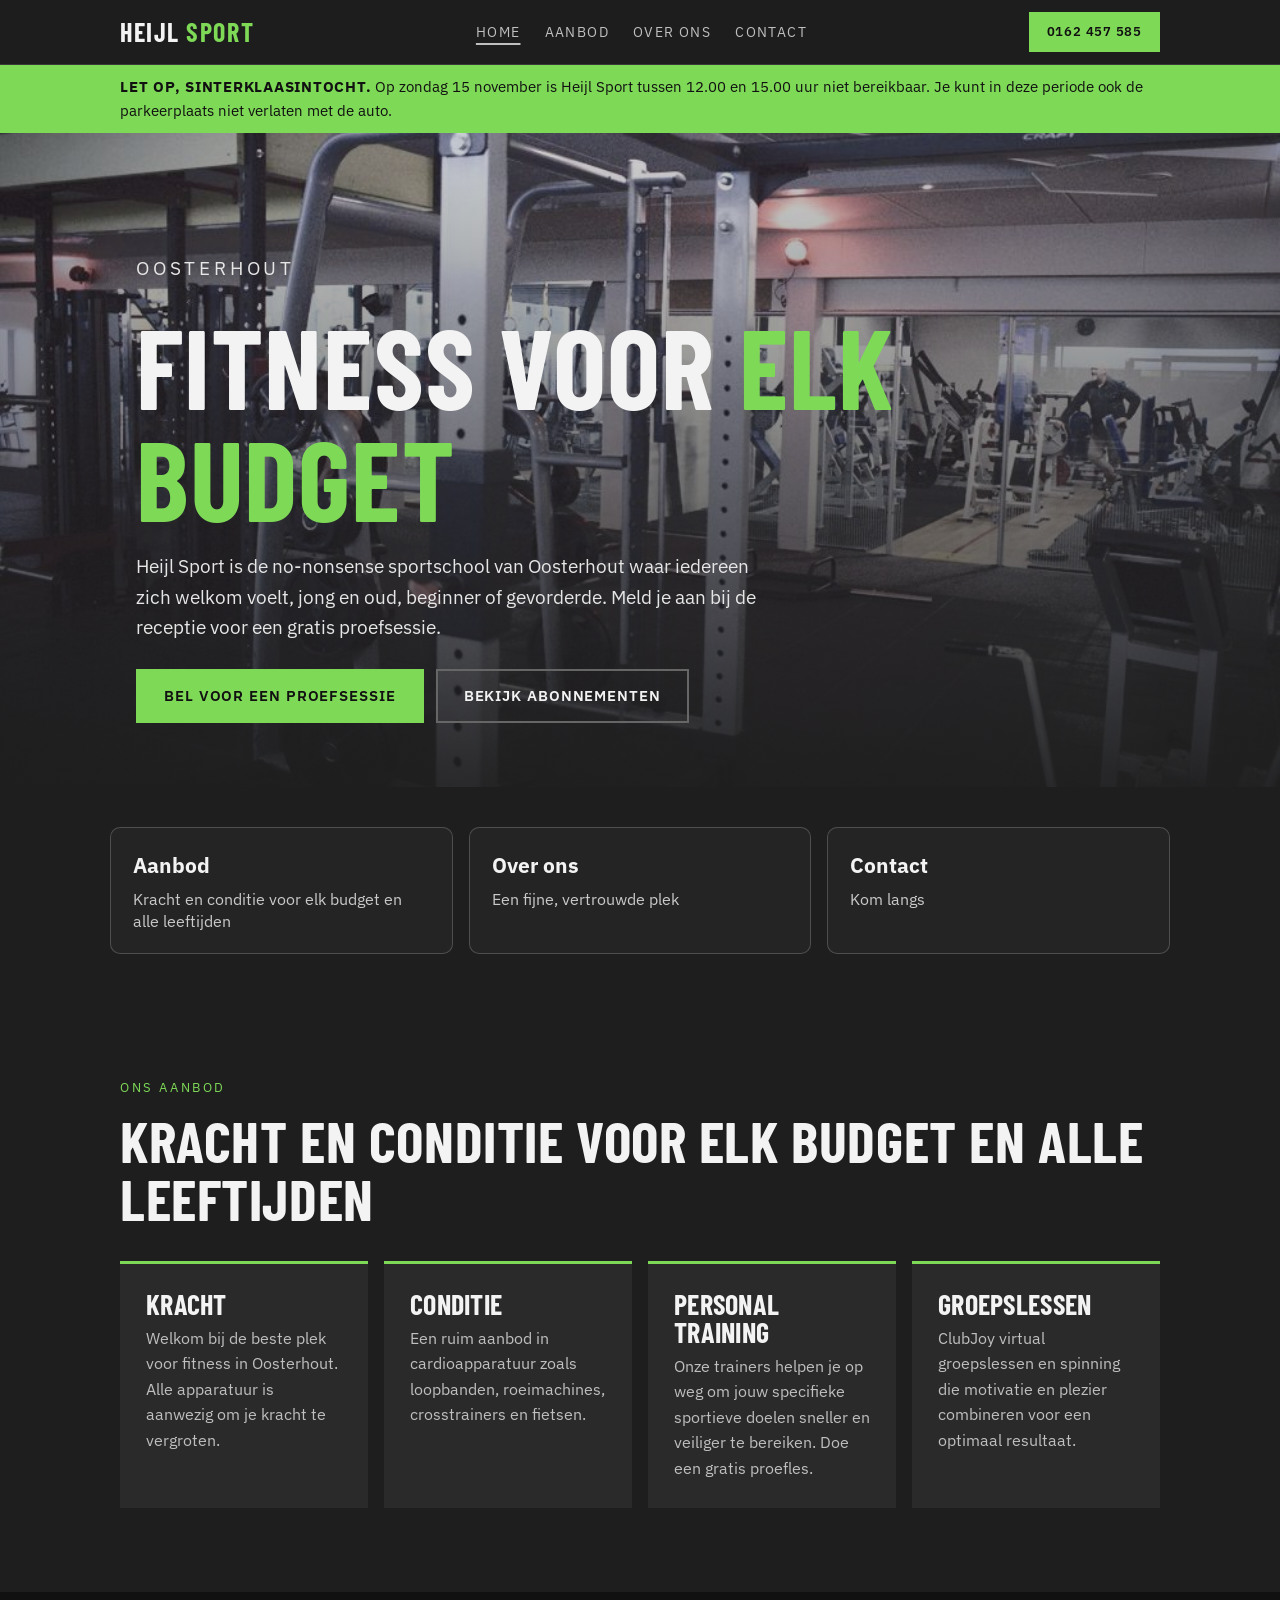
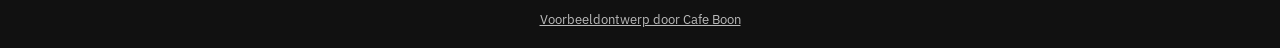
<file: index.html>
<!doctype html>
<html lang="nl">
<head>
<meta charset="utf-8">
<meta name="viewport" content="width=device-width,initial-scale=1">
<title>Heijl Sport Oosterhout | Fitness voor elk budget</title>
<meta name="description" content="Heijl Sport is de no-nonsense sportschool van Oosterhout. Al 40 jaar fitness voor elk budget en alle leeftijden. Bekijk abonnementen, openingstijden en meld je aan voor een gratis proefsessie.">
<meta name="robots" content="noindex">
<link rel="icon" type="image/svg+xml" href="images/favicon.svg">
<meta property="og:title" content="Heijl Sport Oosterhout">
<meta property="og:description" content="Al 40 jaar fitness voor elk budget.">
<meta property="og:image" content="https://heijlsport.cafeboon.com/images/gym.jpg">
<meta property="og:type" content="website">
<link rel="preconnect" href="https://fonts.googleapis.com"><link rel="preconnect" href="https://fonts.gstatic.com" crossorigin>
<link href="https://fonts.googleapis.com/css2?family=Barlow+Condensed:wght@700&family=IBM+Plex+Sans:wght@400;600&display=swap" rel="stylesheet">
<link rel="stylesheet" href="style.css">
</head>
<body>
<header><div class="wrap">
<a class="logo" href="index.html">HEIJL <b>SPORT</b></a>
<nav><a aria-current="page" href="index.html">Home</a><a href="aanbod.html">Aanbod</a><a href="over.html">Over ons</a><a href="contact.html">Contact</a></nav>
<a class="btn" href="tel:0162457585" style="padding:8px 16px;font-size:13px">0162 457 585</a>
</div></header>
<div aria-label="Pagina's" class="sn-bar" role="navigation"><a aria-current="page" class="sn-link" href="index.html">Home</a><a class="sn-link" href="aanbod.html">Aanbod</a><a class="sn-link" href="over.html">Over ons</a><a class="sn-link" href="contact.html">Contact</a></div>
<div class="alert"><div class="wrap"><b>Let op, Sinterklaasintocht.</b> Op zondag 15 november is Heijl Sport tussen 12.00 en 15.00 uur niet bereikbaar. Je kunt in deze periode ook de parkeerplaats niet verlaten met de auto.</div></div>
<div class="hero"><div class="wrap">
<p class="k">Oosterhout</p>
<h1>Fitness voor <em>elk budget</em></h1>
<p>Heijl Sport is de no-nonsense sportschool van Oosterhout waar iedereen zich welkom voelt, jong en oud, beginner of gevorderde. Meld je aan bij de receptie voor een gratis proefsessie.</p>
<div class="cta"><a class="btn" href="tel:0162457585">Bel voor een proefsessie</a><a class="btn o" href="aanbod.html#abonnementen">Bekijk abonnementen</a></div>
</div></div>
<div class="sn-cards"><a class="sn-card" href="aanbod.html"><strong>Aanbod</strong><span>Kracht en conditie voor elk budget en alle leeftijden</span></a><a class="sn-card" href="over.html"><strong>Over ons</strong><span>Een fijne, vertrouwde plek</span></a><a class="sn-card" href="contact.html"><strong>Contact</strong><span>Kom langs</span></a></div>
<section><div class="wrap">
<p class="k">Ons aanbod</p>
<h2>Kracht en conditie voor elk budget en alle leeftijden</h2>
<div class="cards">
<div class="card"><h3>Kracht</h3><p>Welkom bij de beste plek voor fitness in Oosterhout. Alle apparatuur is aanwezig om je kracht te vergroten.</p></div>
<div class="card"><h3>Conditie</h3><p>Een ruim aanbod in cardioapparatuur zoals loopbanden, roeimachines, crosstrainers en fietsen.</p></div>
<div class="card"><h3>Personal training</h3><p>Onze trainers helpen je op weg om jouw specifieke sportieve doelen sneller en veiliger te bereiken. Doe een gratis proefles.</p></div>
<div class="card"><h3>Groepslessen</h3><p>ClubJoy virtual groepslessen en spinning die motivatie en plezier combineren voor een optimaal resultaat.</p></div>
</div></div></section>
<footer><a href="https://cafeboon.com" rel="noopener" target="_blank">Voorbeeldontwerp door Cafe Boon</a></footer>
<div class="callbar"><a href="tel:0162457585">Bel ons</a><a href="https://www.google.com/maps/dir/?api=1&amp;destination=Wilhelminalaan+117+4905+AV+Oosterhout">Route</a></div>
<script>try{var d=new Date().getDay(),r=document.querySelector('#hours tr[data-d="'+d+'"]');if(r)r.className='today';}catch(e){}</script>
</body></html>
</file>
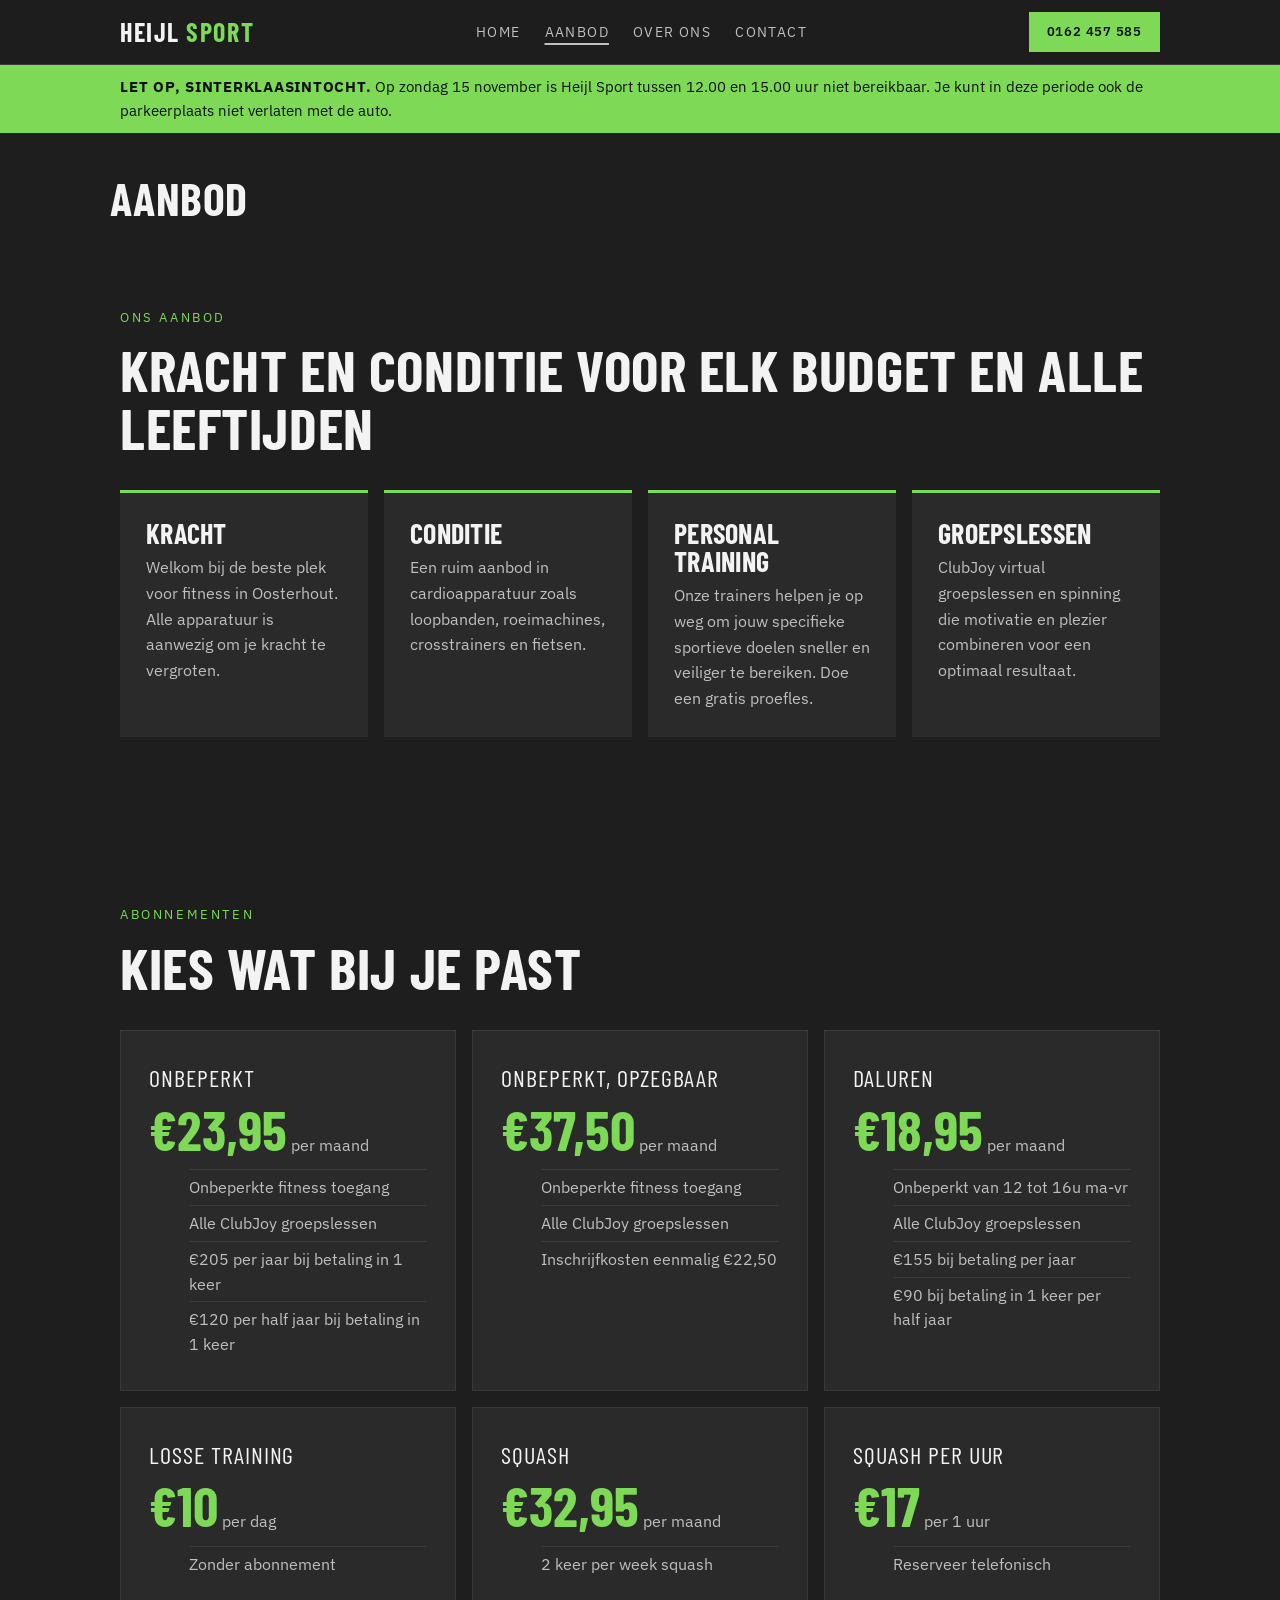
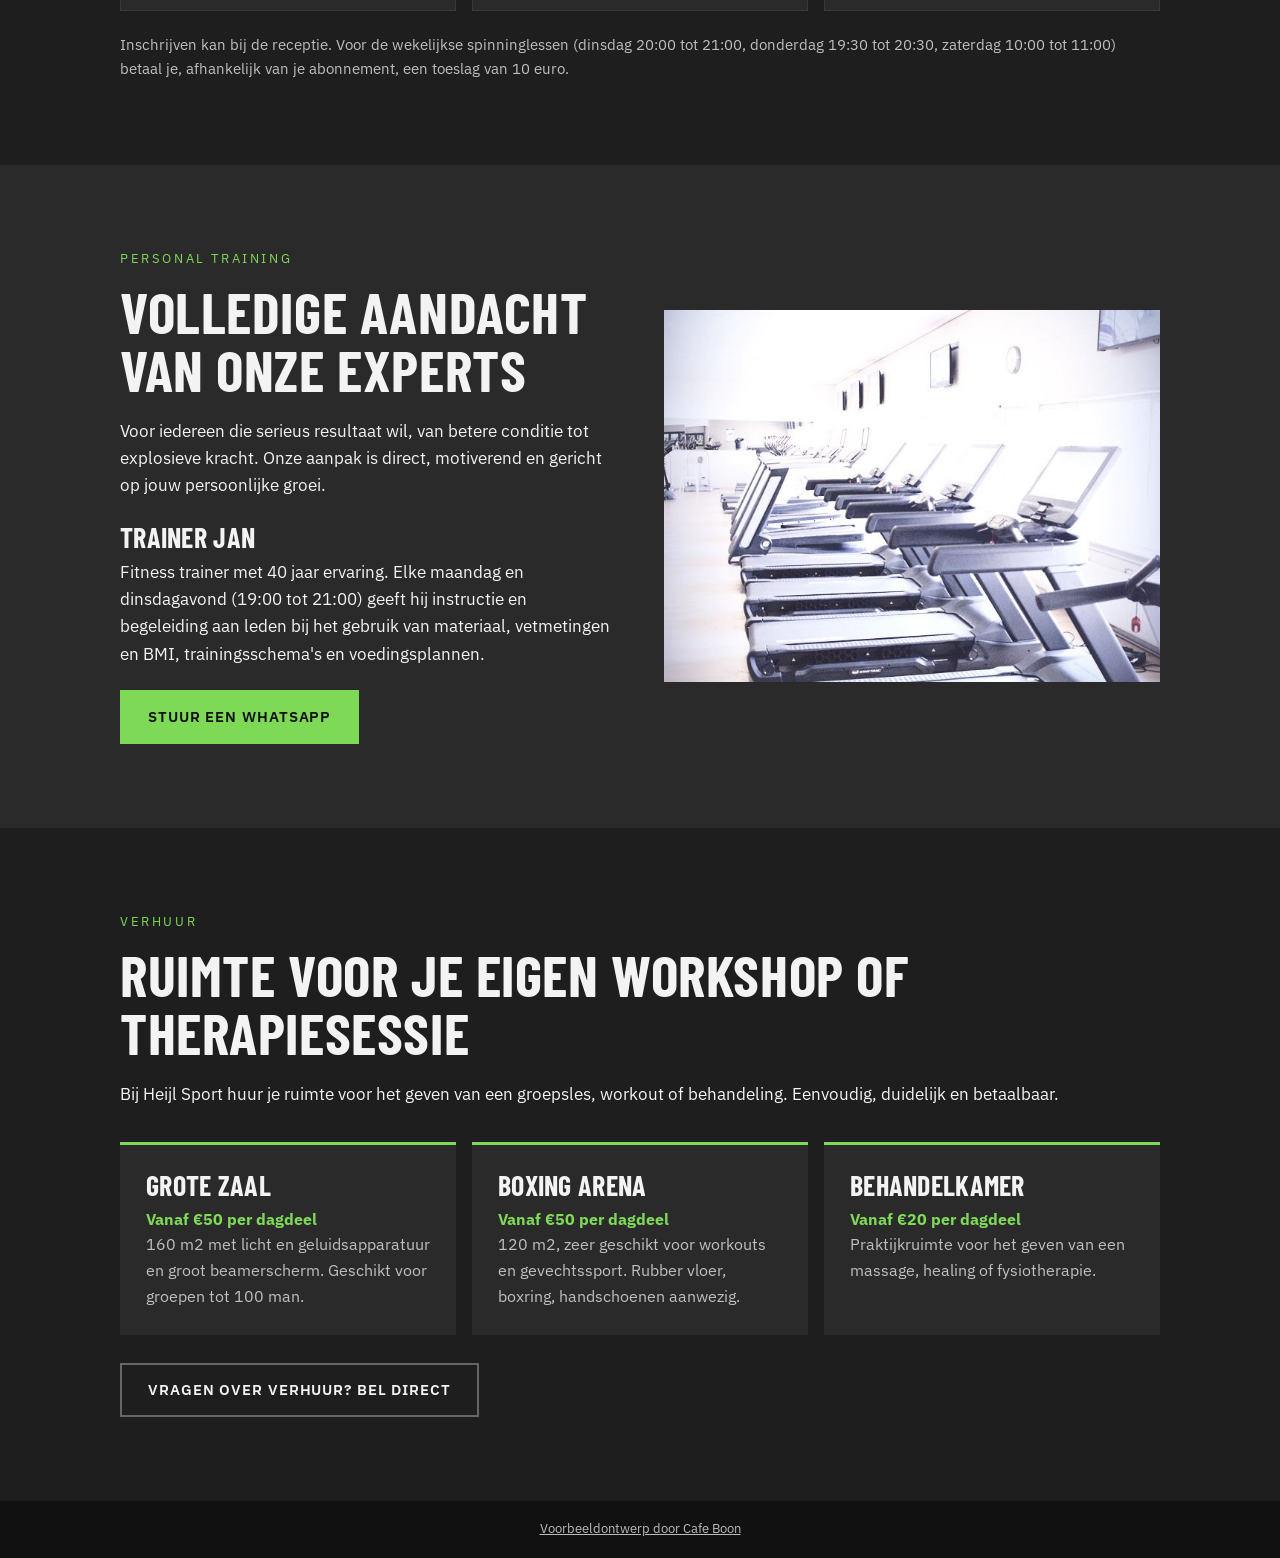
<file: aanbod.html>
<!doctype html>
<html lang="nl">
<head>
<meta charset="utf-8">
<meta name="viewport" content="width=device-width,initial-scale=1">
<title>Aanbod | Heijl Sport Oosterhout</title>
<meta name="description" content="Heijl Sport is de no-nonsense sportschool van Oosterhout. Al 40 jaar fitness voor elk budget en alle leeftijden. Bekijk abonnementen, openingstijden en meld je aan voor een gratis proefsessie.">
<meta name="robots" content="noindex">
<link rel="icon" type="image/svg+xml" href="images/favicon.svg">
<meta property="og:title" content="Heijl Sport Oosterhout">
<meta property="og:description" content="Al 40 jaar fitness voor elk budget.">
<meta property="og:image" content="https://heijlsport.cafeboon.com/images/gym.jpg">
<meta property="og:type" content="website">
<link rel="preconnect" href="https://fonts.googleapis.com"><link rel="preconnect" href="https://fonts.gstatic.com" crossorigin>
<link href="https://fonts.googleapis.com/css2?family=Barlow+Condensed:wght@700&family=IBM+Plex+Sans:wght@400;600&display=swap" rel="stylesheet">
<link rel="stylesheet" href="style.css">
</head>
<body>
<header><div class="wrap">
<a class="logo" href="index.html">HEIJL <b>SPORT</b></a>
<nav><a href="index.html">Home</a><a aria-current="page" href="aanbod.html">Aanbod</a><a href="over.html">Over ons</a><a href="contact.html">Contact</a></nav>
<a class="btn" href="tel:0162457585" style="padding:8px 16px;font-size:13px">0162 457 585</a>
</div></header>
<div aria-label="Pagina's" class="sn-bar" role="navigation"><a class="sn-link" href="index.html">Home</a><a aria-current="page" class="sn-link" href="aanbod.html">Aanbod</a><a class="sn-link" href="over.html">Over ons</a><a class="sn-link" href="contact.html">Contact</a></div>
<div class="alert"><div class="wrap"><b>Let op, Sinterklaasintocht.</b> Op zondag 15 november is Heijl Sport tussen 12.00 en 15.00 uur niet bereikbaar. Je kunt in deze periode ook de parkeerplaats niet verlaten met de auto.</div></div>
<div class="sn-head"><h1>Aanbod</h1></div>
<section id="aanbod"><div class="wrap">
<p class="k">Ons aanbod</p>
<h2>Kracht en conditie voor elk budget en alle leeftijden</h2>
<div class="cards">
<div class="card"><h3>Kracht</h3><p>Welkom bij de beste plek voor fitness in Oosterhout. Alle apparatuur is aanwezig om je kracht te vergroten.</p></div>
<div class="card"><h3>Conditie</h3><p>Een ruim aanbod in cardioapparatuur zoals loopbanden, roeimachines, crosstrainers en fietsen.</p></div>
<div class="card"><h3>Personal training</h3><p>Onze trainers helpen je op weg om jouw specifieke sportieve doelen sneller en veiliger te bereiken. Doe een gratis proefles.</p></div>
<div class="card"><h3>Groepslessen</h3><p>ClubJoy virtual groepslessen en spinning die motivatie en plezier combineren voor een optimaal resultaat.</p></div>
</div></div></section>
<section id="abonnementen"><div class="wrap">
<p class="k">Abonnementen</p>
<h2>Kies wat bij je past</h2>
<div class="plans">
<div class="plan"><span class="n">Onbeperkt</span><span class="pr">€23,95<small> per maand</small></span><ul><li>Onbeperkte fitness toegang</li><li>Alle ClubJoy groepslessen</li><li>€205 per jaar bij betaling in 1 keer</li><li>€120 per half jaar bij betaling in 1 keer</li></ul></div>
<div class="plan"><span class="n">Onbeperkt, opzegbaar</span><span class="pr">€37,50<small> per maand</small></span><ul><li>Onbeperkte fitness toegang</li><li>Alle ClubJoy groepslessen</li><li>Inschrijfkosten eenmalig €22,50</li></ul></div>
<div class="plan"><span class="n">Daluren</span><span class="pr">€18,95<small> per maand</small></span><ul><li>Onbeperkt van 12 tot 16u ma-vr</li><li>Alle ClubJoy groepslessen</li><li>€155 bij betaling per jaar</li><li>€90 bij betaling in 1 keer per half jaar</li></ul></div>
<div class="plan"><span class="n">Losse training</span><span class="pr">€10<small> per dag</small></span><ul><li>Zonder abonnement</li></ul></div>
<div class="plan"><span class="n">Squash</span><span class="pr">€32,95<small> per maand</small></span><ul><li>2 keer per week squash</li></ul></div>
<div class="plan"><span class="n">Squash per uur</span><span class="pr">€17<small> per 1 uur</small></span><ul><li>Reserveer telefonisch</li></ul></div>
</div>
<p class="fine">Inschrijven kan bij de receptie. Voor de wekelijkse spinninglessen (dinsdag 20:00 tot 21:00, donderdag 19:30 tot 20:30, zaterdag 10:00 tot 11:00) betaal je, afhankelijk van je abonnement, een toeslag van 10 euro.</p>
</div></section>
<section class="alt"><div class="wrap split">
<div>
<p class="k">Personal training</p>
<h2>Volledige aandacht van onze experts</h2>
<p>Voor iedereen die serieus resultaat wil, van betere conditie tot explosieve kracht. Onze aanpak is direct, motiverend en gericht op jouw persoonlijke groei.</p>
<h3 style="margin-top:24px">Trainer Jan</h3>
<p>Fitness trainer met 40 jaar ervaring. Elke maandag en dinsdagavond (19:00 tot 21:00) geeft hij instructie en begeleiding aan leden bij het gebruik van materiaal, vetmetingen en BMI, trainingsschema's en voedingsplannen.</p>
<div class="cta" style="margin-top:22px"><a class="btn" href="https://api.whatsapp.com/send?phone=31650869866" rel="noopener" target="_blank">Stuur een WhatsApp</a></div>
</div>
<img alt="Cardioapparatuur bij Heijl Sport" loading="lazy" src="images/cardio.jpg"/>
</div></section>
<section id="verhuur"><div class="wrap">
<p class="k">Verhuur</p>
<h2>Ruimte voor je eigen workshop of therapiesessie</h2>
<p>Bij Heijl Sport huur je ruimte voor het geven van een groepsles, workout of behandeling. Eenvoudig, duidelijk en betaalbaar.</p>
<div class="cards" style="grid-template-columns:repeat(3,1fr)">
<div class="card"><h3>Grote zaal</h3><p><b style="color:var(--g)">Vanaf €50 per dagdeel</b><br/>160 m2 met licht en geluidsapparatuur en groot beamerscherm. Geschikt voor groepen tot 100 man.</p></div>
<div class="card"><h3>Boxing arena</h3><p><b style="color:var(--g)">Vanaf €50 per dagdeel</b><br/>120 m2, zeer geschikt voor workouts en gevechtssport. Rubber vloer, boxring, handschoenen aanwezig.</p></div>
<div class="card"><h3>Behandelkamer</h3><p><b style="color:var(--g)">Vanaf €20 per dagdeel</b><br/>Praktijkruimte voor het geven van een massage, healing of fysiotherapie.</p></div>
</div>
<div class="cta" style="margin-top:28px"><a class="btn o" href="tel:0162457585">Vragen over verhuur? Bel direct</a></div>
</div></section>
<footer><a href="https://cafeboon.com" rel="noopener" target="_blank">Voorbeeldontwerp door Cafe Boon</a></footer>
<div class="callbar"><a href="tel:0162457585">Bel ons</a><a href="https://www.google.com/maps/dir/?api=1&amp;destination=Wilhelminalaan+117+4905+AV+Oosterhout">Route</a></div>
<script>try{var d=new Date().getDay(),r=document.querySelector('#hours tr[data-d="'+d+'"]');if(r)r.className='today';}catch(e){}</script>
</body></html>
</file>
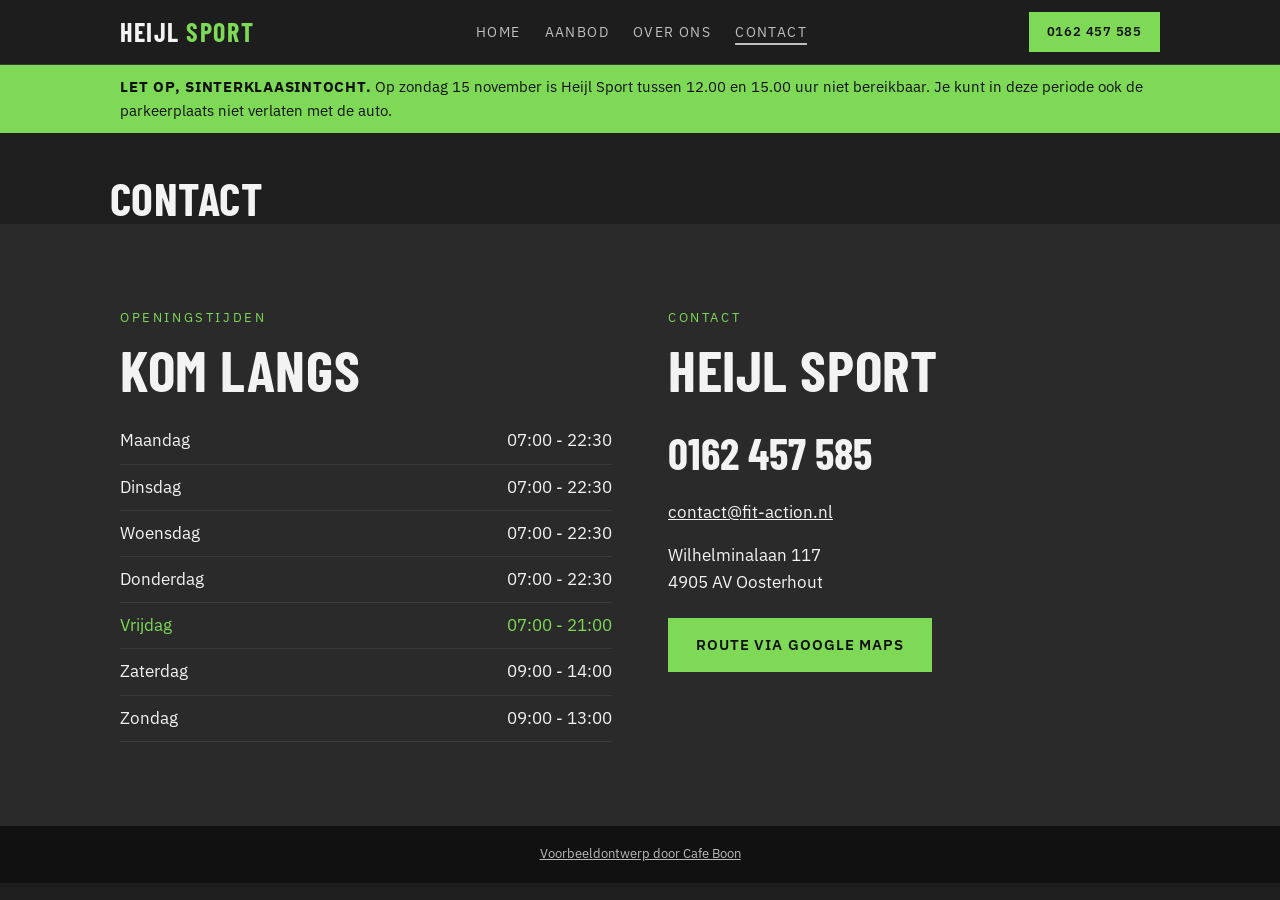
<file: contact.html>
<!doctype html>
<html lang="nl">
<head>
<meta charset="utf-8">
<meta name="viewport" content="width=device-width,initial-scale=1">
<title>Contact | Heijl Sport Oosterhout</title>
<meta name="description" content="Heijl Sport is de no-nonsense sportschool van Oosterhout. Al 40 jaar fitness voor elk budget en alle leeftijden. Bekijk abonnementen, openingstijden en meld je aan voor een gratis proefsessie.">
<meta name="robots" content="noindex">
<link rel="icon" type="image/svg+xml" href="images/favicon.svg">
<meta property="og:title" content="Heijl Sport Oosterhout">
<meta property="og:description" content="Al 40 jaar fitness voor elk budget.">
<meta property="og:image" content="https://heijlsport.cafeboon.com/images/gym.jpg">
<meta property="og:type" content="website">
<link rel="preconnect" href="https://fonts.googleapis.com"><link rel="preconnect" href="https://fonts.gstatic.com" crossorigin>
<link href="https://fonts.googleapis.com/css2?family=Barlow+Condensed:wght@700&family=IBM+Plex+Sans:wght@400;600&display=swap" rel="stylesheet">
<link rel="stylesheet" href="style.css">
</head>
<body>
<header><div class="wrap">
<a class="logo" href="index.html">HEIJL <b>SPORT</b></a>
<nav><a href="index.html">Home</a><a href="aanbod.html">Aanbod</a><a href="over.html">Over ons</a><a aria-current="page" href="contact.html">Contact</a></nav>
<a class="btn" href="tel:0162457585" style="padding:8px 16px;font-size:13px">0162 457 585</a>
</div></header>
<div aria-label="Pagina's" class="sn-bar" role="navigation"><a class="sn-link" href="index.html">Home</a><a class="sn-link" href="aanbod.html">Aanbod</a><a class="sn-link" href="over.html">Over ons</a><a aria-current="page" class="sn-link" href="contact.html">Contact</a></div>
<div class="alert"><div class="wrap"><b>Let op, Sinterklaasintocht.</b> Op zondag 15 november is Heijl Sport tussen 12.00 en 15.00 uur niet bereikbaar. Je kunt in deze periode ook de parkeerplaats niet verlaten met de auto.</div></div>
<div class="sn-head"><h1>Contact</h1></div>
<section class="alt" id="contact"><div class="wrap cgrid">
<div>
<p class="k">Openingstijden</p>
<h2>Kom langs</h2>
<table class="hours" id="hours">
<tr data-d="1"><td>Maandag</td><td>07:00 - 22:30</td></tr>
<tr data-d="2"><td>Dinsdag</td><td>07:00 - 22:30</td></tr>
<tr data-d="3"><td>Woensdag</td><td>07:00 - 22:30</td></tr>
<tr data-d="4"><td>Donderdag</td><td>07:00 - 22:30</td></tr>
<tr data-d="5"><td>Vrijdag</td><td>07:00 - 21:00</td></tr>
<tr data-d="6"><td>Zaterdag</td><td>09:00 - 14:00</td></tr>
<tr data-d="0"><td>Zondag</td><td>09:00 - 13:00</td></tr>
</table>
</div>
<div>
<p class="k">Contact</p>
<h2>Heijl Sport</h2>
<a class="big" href="tel:0162457585">0162 457 585</a>
<p><a href="mailto:contact@fit-action.nl">contact@fit-action.nl</a></p>
<p style="margin:16px 0 22px">Wilhelminalaan 117<br/>4905 AV Oosterhout</p>
<a class="btn" href="https://www.google.com/maps/dir/?api=1&amp;destination=Wilhelminalaan+117+4905+AV+Oosterhout" rel="noopener" target="_blank">Route via Google Maps</a>
</div></div></section>
<footer><a href="https://cafeboon.com" rel="noopener" target="_blank">Voorbeeldontwerp door Cafe Boon</a></footer>
<div class="callbar"><a href="tel:0162457585">Bel ons</a><a href="https://www.google.com/maps/dir/?api=1&amp;destination=Wilhelminalaan+117+4905+AV+Oosterhout">Route</a></div>
<script>try{var d=new Date().getDay(),r=document.querySelector('#hours tr[data-d="'+d+'"]');if(r)r.className='today';}catch(e){}</script>
</body></html>
</file>
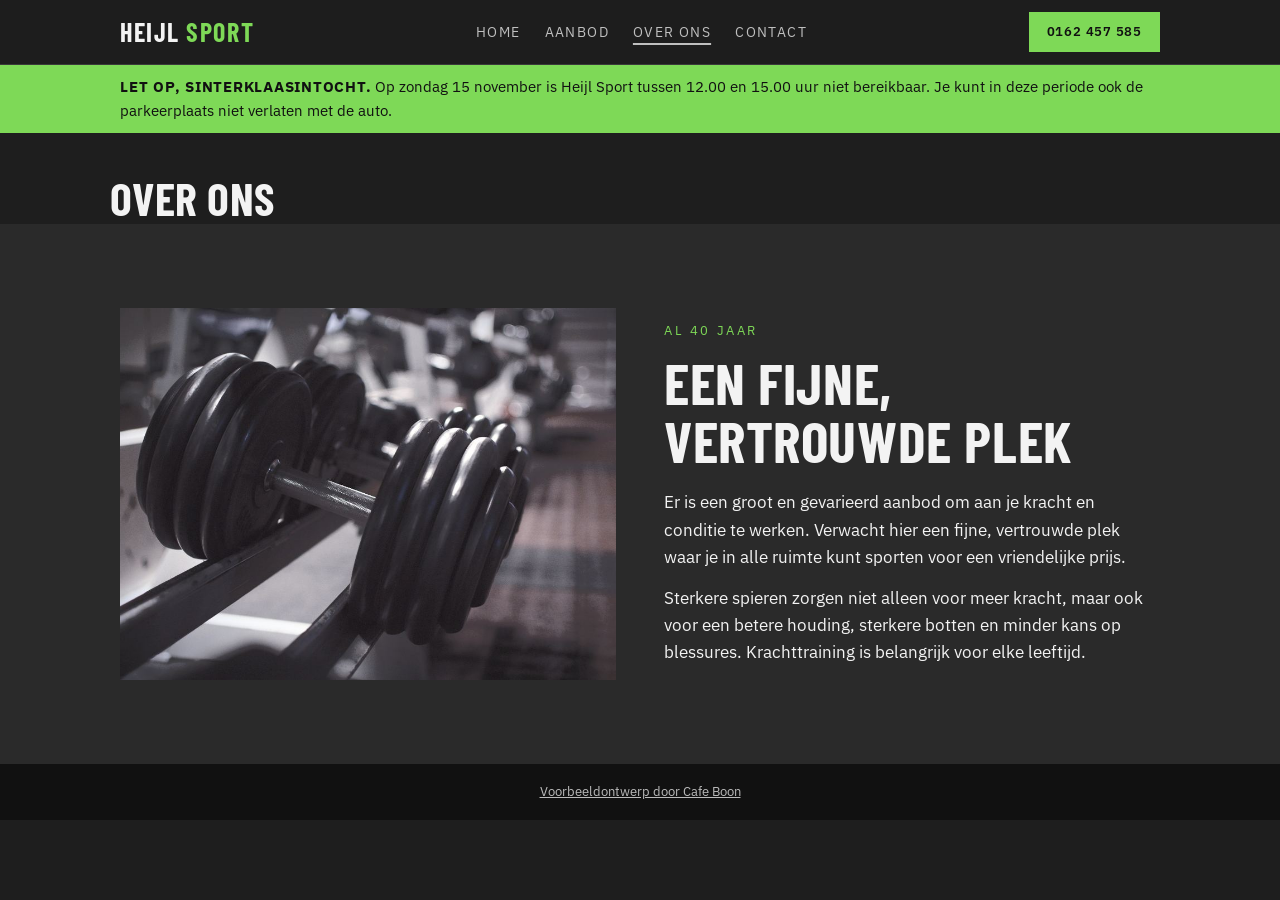
<file: over.html>
<!doctype html>
<html lang="nl">
<head>
<meta charset="utf-8">
<meta name="viewport" content="width=device-width,initial-scale=1">
<title>Over ons | Heijl Sport Oosterhout</title>
<meta name="description" content="Heijl Sport is de no-nonsense sportschool van Oosterhout. Al 40 jaar fitness voor elk budget en alle leeftijden. Bekijk abonnementen, openingstijden en meld je aan voor een gratis proefsessie.">
<meta name="robots" content="noindex">
<link rel="icon" type="image/svg+xml" href="images/favicon.svg">
<meta property="og:title" content="Heijl Sport Oosterhout">
<meta property="og:description" content="Al 40 jaar fitness voor elk budget.">
<meta property="og:image" content="https://heijlsport.cafeboon.com/images/gym.jpg">
<meta property="og:type" content="website">
<link rel="preconnect" href="https://fonts.googleapis.com"><link rel="preconnect" href="https://fonts.gstatic.com" crossorigin>
<link href="https://fonts.googleapis.com/css2?family=Barlow+Condensed:wght@700&family=IBM+Plex+Sans:wght@400;600&display=swap" rel="stylesheet">
<link rel="stylesheet" href="style.css">
</head>
<body>
<header><div class="wrap">
<a class="logo" href="index.html">HEIJL <b>SPORT</b></a>
<nav><a href="index.html">Home</a><a href="aanbod.html">Aanbod</a><a aria-current="page" href="over.html">Over ons</a><a href="contact.html">Contact</a></nav>
<a class="btn" href="tel:0162457585" style="padding:8px 16px;font-size:13px">0162 457 585</a>
</div></header>
<div aria-label="Pagina's" class="sn-bar" role="navigation"><a class="sn-link" href="index.html">Home</a><a class="sn-link" href="aanbod.html">Aanbod</a><a aria-current="page" class="sn-link" href="over.html">Over ons</a><a class="sn-link" href="contact.html">Contact</a></div>
<div class="alert"><div class="wrap"><b>Let op, Sinterklaasintocht.</b> Op zondag 15 november is Heijl Sport tussen 12.00 en 15.00 uur niet bereikbaar. Je kunt in deze periode ook de parkeerplaats niet verlaten met de auto.</div></div>
<div class="sn-head"><h1>Over ons</h1></div>
<section class="alt"><div class="wrap split">
<img alt="Dumbbells bij Heijl Sport" loading="lazy" src="images/kracht.jpg"/>
<div>
<p class="k">Al 40 jaar</p>
<h2>Een fijne, vertrouwde plek</h2>
<p>Er is een groot en gevarieerd aanbod om aan je kracht en conditie te werken. Verwacht hier een fijne, vertrouwde plek waar je in alle ruimte kunt sporten voor een vriendelijke prijs.</p>
<p style="margin-top:14px">Sterkere spieren zorgen niet alleen voor meer kracht, maar ook voor een betere houding, sterkere botten en minder kans op blessures. Krachttraining is belangrijk voor elke leeftijd.</p>
</div></div></section>
<footer><a href="https://cafeboon.com" rel="noopener" target="_blank">Voorbeeldontwerp door Cafe Boon</a></footer>
<div class="callbar"><a href="tel:0162457585">Bel ons</a><a href="https://www.google.com/maps/dir/?api=1&amp;destination=Wilhelminalaan+117+4905+AV+Oosterhout">Route</a></div>
<script>try{var d=new Date().getDay(),r=document.querySelector('#hours tr[data-d="'+d+'"]');if(r)r.className='today';}catch(e){}</script>
</body></html>
</file>
<file: style.css>
:root{--bg:#1e1e1e;--bg2:#2a2a2a;--bg3:#353535;--g:#7ed957;--t:#f3f3f3;--mut:#bfbfbf}
*{box-sizing:border-box;margin:0}
html{scroll-behavior:smooth}
body{font-family:"IBM Plex Sans",system-ui,sans-serif;background:var(--bg);color:var(--t);line-height:1.6;font-size:17px}
a{color:inherit}
.wrap{max-width:1080px;margin:0 auto;padding:0 20px}
h1,h2,h3{font-family:"Barlow Condensed","IBM Plex Sans",sans-serif;text-transform:uppercase;font-weight:700;line-height:1;letter-spacing:.01em}
header{position:sticky;top:0;z-index:10;background:rgba(30,30,30,.95);backdrop-filter:blur(8px);border-bottom:1px solid #3a3a3a}
header .wrap{display:flex;align-items:center;justify-content:space-between;height:64px}
.logo{font-family:"Barlow Condensed",sans-serif;font-weight:700;font-size:26px;letter-spacing:.06em;text-decoration:none}
.logo b{color:var(--g)}
nav{display:flex;gap:24px;font-size:14px;letter-spacing:.1em;text-transform:uppercase}
nav a{text-decoration:none;color:var(--mut)}nav a:hover{color:var(--g)}
.btn{display:inline-block;background:var(--g);color:#111;text-decoration:none;padding:13px 26px;font-weight:600;font-size:15px;letter-spacing:.06em;text-transform:uppercase;border:2px solid var(--g)}
.btn:hover{background:transparent;color:var(--g)}
.btn.o{background:transparent;color:var(--t);border-color:#666}.btn.o:hover{border-color:var(--g);color:var(--g)}
.hero{position:relative;min-height:620px;display:flex;align-items:flex-end;background:linear-gradient(180deg,rgba(30,30,30,.2),rgba(30,30,30,.92)),url(images/gym.jpg) center/cover}
.hero .wrap{padding-bottom:64px;padding-top:120px}
.hero h1{font-size:clamp(52px,9vw,112px);max-width:9em;margin-bottom:18px}
.hero h1 em{color:var(--g);font-style:normal}
.hero p{max-width:34em;font-size:19px;color:#e6e6e6;margin-bottom:26px}
.cta{display:flex;gap:12px;flex-wrap:wrap}
.alert{background:var(--g);color:#111;font-size:15px;padding:10px 0}
.alert b{text-transform:uppercase;letter-spacing:.05em}
section{padding:84px 0}
.k{color:var(--g);font-size:13px;letter-spacing:.2em;text-transform:uppercase;margin-bottom:12px}
h2{font-size:clamp(36px,5vw,58px);margin-bottom:20px}
h3{font-size:28px;margin-bottom:8px}
.cards{display:grid;grid-template-columns:repeat(4,1fr);gap:16px;margin-top:34px}
.card{background:var(--bg2);padding:26px;border-top:3px solid var(--g)}
.card p{color:var(--mut);font-size:16px}
.split{display:grid;grid-template-columns:1fr 1fr;gap:48px;align-items:center}
.split img{width:100%;display:block;aspect-ratio:4/3;object-fit:cover}
.alt{background:var(--bg2)}
.plans{display:grid;grid-template-columns:repeat(3,1fr);gap:16px;margin-top:34px}
.plan{background:var(--bg2);padding:28px;display:flex;flex-direction:column;border:1px solid #3a3a3a}
.alt .plan{background:var(--bg)}
.plan .n{font-family:"Barlow Condensed",sans-serif;text-transform:uppercase;font-size:24px;letter-spacing:.04em}
.plan .pr{font-family:"Barlow Condensed",sans-serif;font-size:56px;font-weight:700;color:var(--g);line-height:1.1}
.plan .pr small{font-size:16px;color:var(--mut);font-family:"IBM Plex Sans",sans-serif;font-weight:400}
.plan ul{list-style:none;color:var(--mut);font-size:15.5px;margin-top:10px}
.plan li{padding:5px 0;border-top:1px solid #3a3a3a}
.fine{color:var(--mut);font-size:15px;margin-top:22px}
.hours{width:100%;border-collapse:collapse;margin-top:8px}
.hours td{padding:9px 0;border-bottom:1px solid #3a3a3a}
.hours td:last-child{text-align:right;font-variant-numeric:tabular-nums}
.hours tr.today td{color:var(--g)}
.cgrid{display:grid;grid-template-columns:1fr 1fr;gap:56px}
.big{font-family:"Barlow Condensed",sans-serif;font-size:44px;font-weight:700;text-decoration:none;display:block;margin:4px 0 10px}
footer{background:#111;color:#8b8b8b;font-size:13px;text-align:center;padding:18px}
footer a{color:#bbb}
.callbar{display:none}
@media(max-width:860px){
 nav{display:none}.cards{grid-template-columns:1fr 1fr}.plans{grid-template-columns:1fr}.split,.cgrid{grid-template-columns:1fr;gap:28px}
 section{padding:56px 0}.hero{min-height:520px}
 .callbar{display:flex;position:fixed;bottom:0;left:0;right:0;z-index:20}
 .callbar a{flex:1;text-align:center;padding:14px;text-decoration:none;background:#111;color:#fff;font-size:15px;font-weight:600;letter-spacing:.05em;text-transform:uppercase}
 .callbar a+a{background:var(--g);color:#111}
 body{padding-bottom:50px}
}
@media(max-width:480px){.cards{grid-template-columns:1fr}}
/* sitenav:start */
.sn-bar{display:none;gap:6px;overflow-x:auto;white-space:nowrap;-webkit-overflow-scrolling:touch;padding:8px 12px;background:inherit;color:inherit;font:inherit;line-height:1.2;border-bottom:1px solid rgba(128,128,128,.35);box-sizing:border-box;max-width:100%}
.sn-bar a.sn-link{flex:0 0 auto;padding:9px 15px;border-radius:999px;color:inherit;text-decoration:none;font-size:15px;font-weight:600;letter-spacing:0;text-transform:none;margin:0}
.sn-bar a.sn-link[aria-current="page"]{background:rgba(128,128,128,.2);box-shadow:inset 0 -2px 0 currentColor}
@media(max-width:860px){.sn-bar{display:flex}}
nav a[aria-current="page"]:not(.cta):not(.btn):not(.call){text-decoration:underline;text-underline-offset:6px;text-decoration-thickness:2px}
.sn-head{max-width:1100px;margin:0 auto;padding:40px 20px 0;box-sizing:border-box}
.sn-head h1{margin:0;color:inherit;font-size:clamp(30px,5vw,46px);line-height:1.1}
.sn-cards{max-width:1100px;margin:0 auto;padding:40px 20px;display:grid;grid-template-columns:repeat(auto-fit,minmax(230px,1fr));gap:16px;box-sizing:border-box}
.sn-card{display:block;padding:20px 22px;border:1px solid rgba(128,128,128,.45);border-radius:10px;background:rgba(128,128,128,.07);color:inherit;text-decoration:none;min-width:0}
.sn-card strong{display:block;font-size:1.25em;margin:0 0 6px;color:inherit}
.sn-card span{display:block;opacity:.8;font-size:.95em;line-height:1.4}
.sn-card:hover,.sn-card:focus-visible{border-color:currentColor}
@media(max-width:480px){.cards{grid-template-columns:minmax(0,1fr)}.card{min-width:0;overflow-wrap:anywhere}}
/* sitenav:end */
</file>
